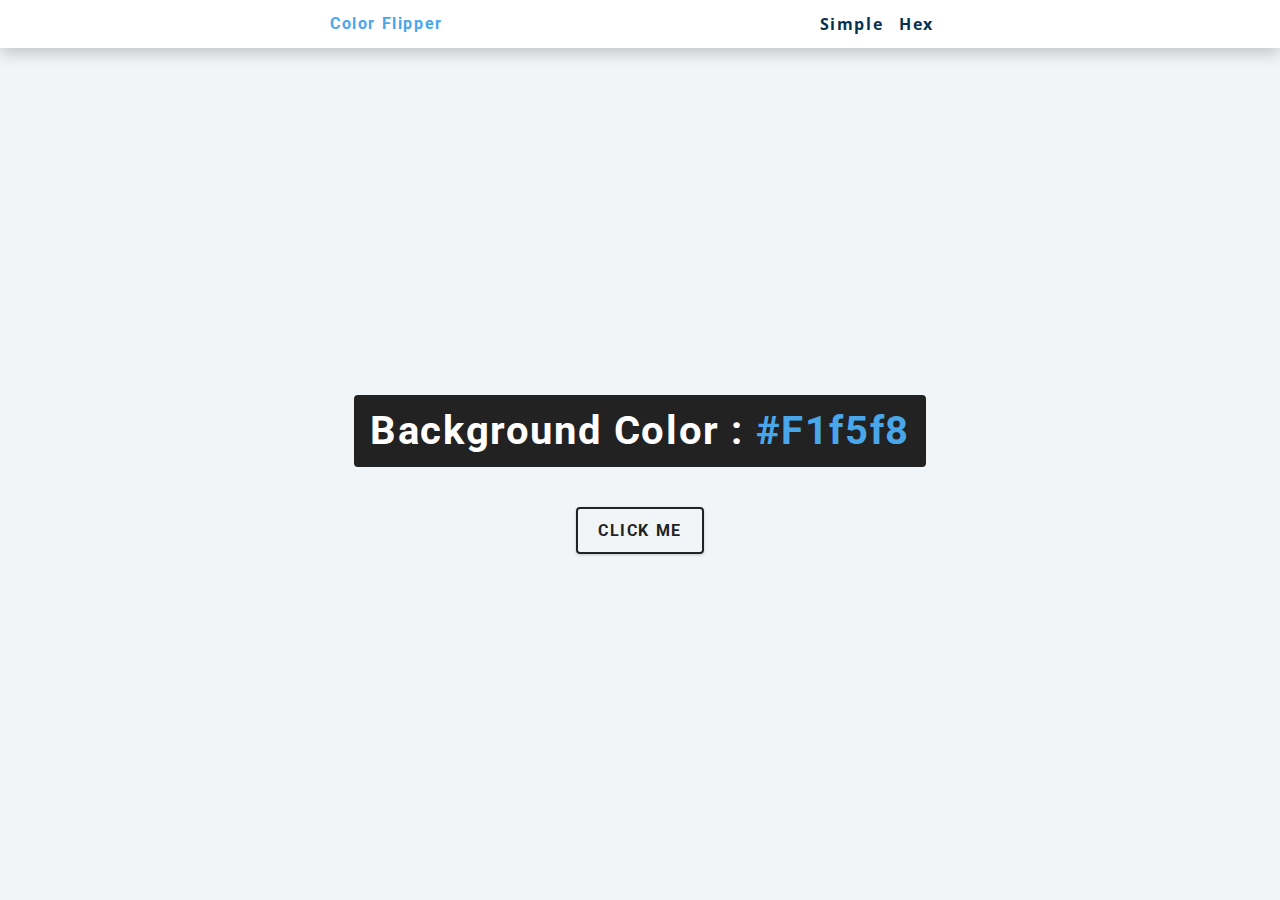
<file: 01-color-flipper/final/index.html>
<!DOCTYPE html>
<html lang="en">
  <head>
    <meta charset="UTF-8" />
    <meta name="viewport" content="width=device-width, initial-scale=1.0" />
    <title>Color Flipper || Simple</title>

    <!-- styles -->
    <link rel="stylesheet" href="styles.css" />
  </head>
  <body>
    <nav>
      <div class="nav-center">
        <h4>color flipper</h4>
        <ul class="nav-links">
          <li><a href="index.html">simple</a></li>
          <li><a href="hex.html">hex</a></li>
        </ul>
      </div>
    </nav>
    <main>
      <div class="container">
        <h2>background color : <span class="color">#f1f5f8</span></h2>
        <button class="btn btn-hero" id="btn">click me</button>
      </div>
    </main>
    <!-- javascript -->
    <script src="app.js"></script>
  </body>
</html>
</file>
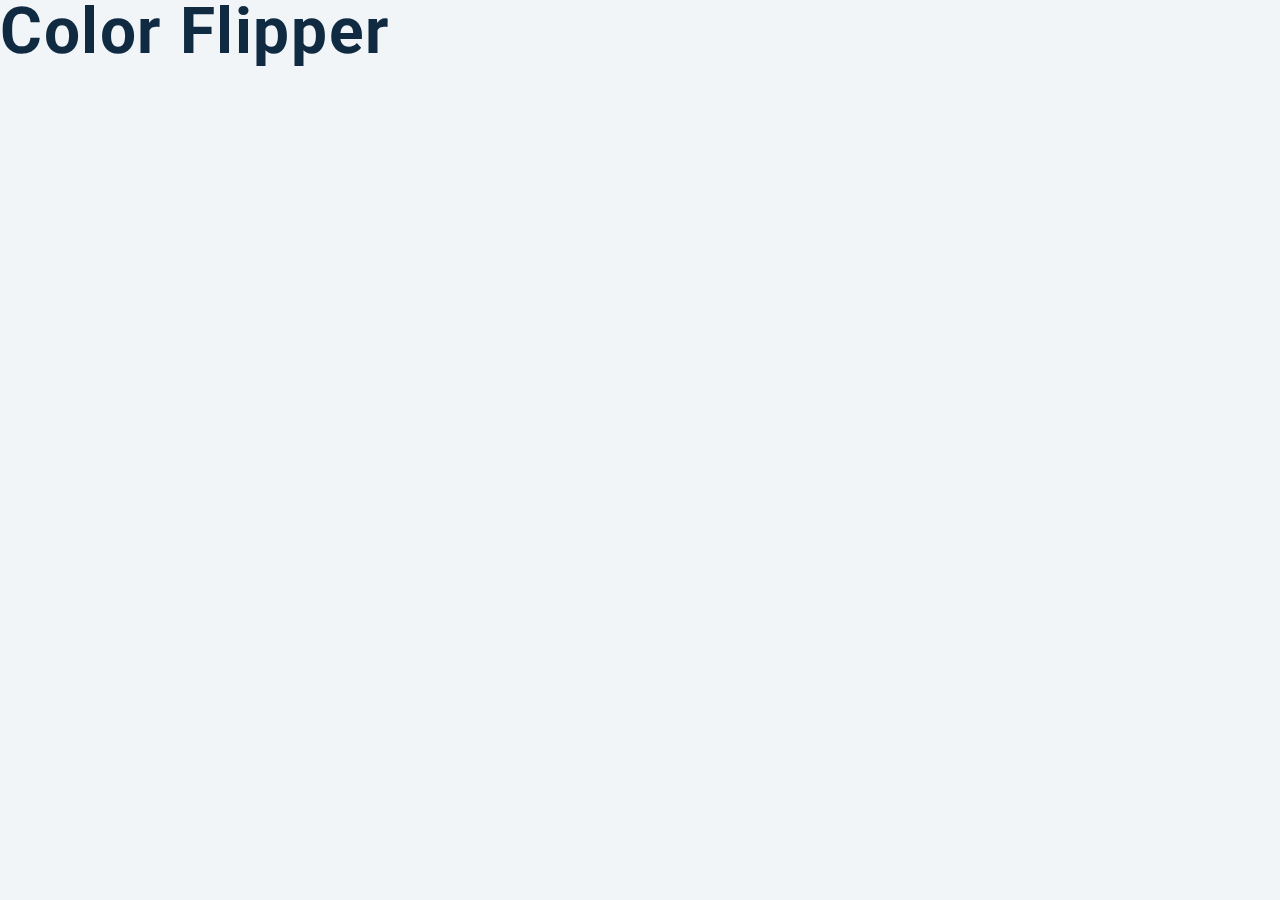
<file: 01-color-flipper/setup/index.html>
<!DOCTYPE html>
<html lang="en">
  <head>
    <meta charset="UTF-8" />
    <meta name="viewport" content="width=device-width, initial-scale=1.0" />
    <title>Color Flipper || Simple</title>

    <!-- styles -->
    <link rel="stylesheet" href="styles.css" />
  </head>
  <body>
    <h1>color flipper</h1>
    <!-- javascript -->
    <script src="app.js"></script>
  </body>
</html>
</file>
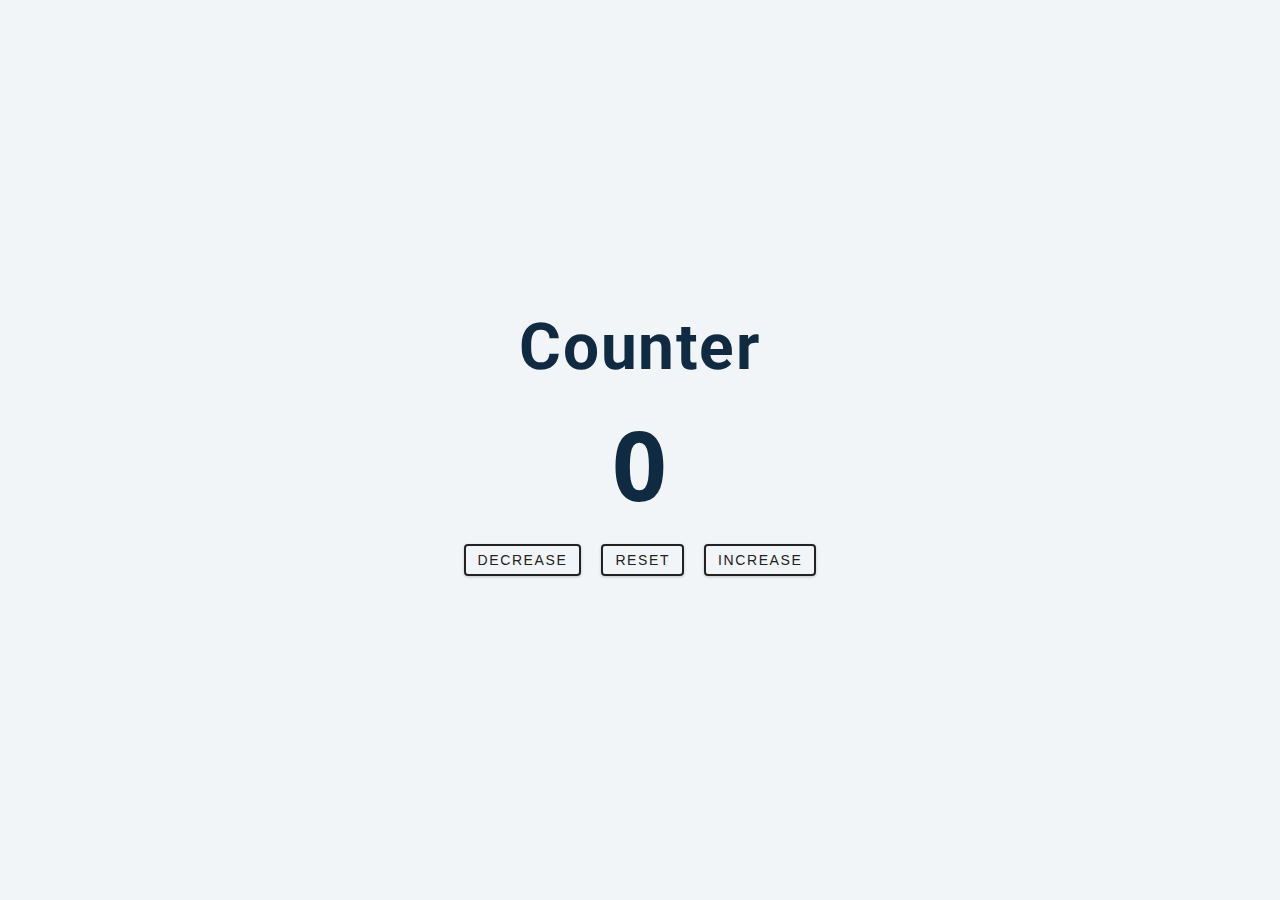
<file: 02-counter/final/index.html>
<!DOCTYPE html>
<html lang="en">
  <head>
    <meta charset="UTF-8" />
    <meta name="viewport" content="width=device-width, initial-scale=1.0" />
    <title>Counter</title>

    <!-- styles -->
    <link rel="stylesheet" href="styles.css" />
  </head>
  <body>
    <main>
      <div class="container">
        <h1>counter</h1>
        <span id="value">0</span>
        <div class="button-container">
          <button class="btn decrease">decrease</button>
          <button class="btn reset">reset</button>
          <button class="btn increase">increase</button>
        </div>
      </div>
    </main>
    <!-- javascript -->
    <script src="app.js"></script>
  </body>
</html>
</file>
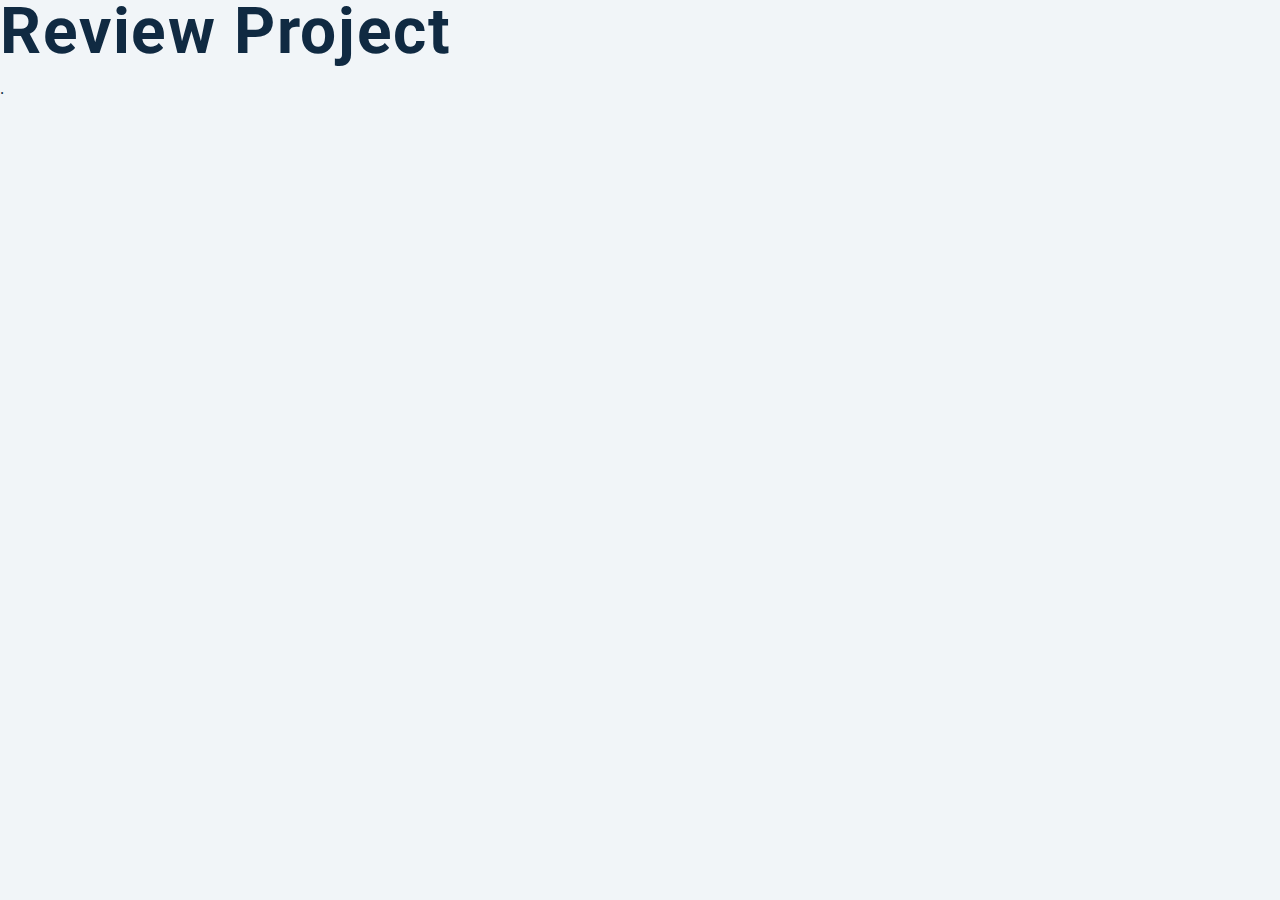
<file: 03-reviews/setup/index.html>
<!DOCTYPE html>
<html lang="en">
  <head>
    <meta charset="UTF-8" />
    <meta name="viewport" content="width=device-width, initial-scale=1.0" />
    <title>Starter</title>
    <!-- font-awesome -->
    <link
      rel="stylesheet"
      href="https://cdnjs.cloudflare.com/ajax/libs/font-awesome/5.14.0/css/all.min.css"
    />

    <!-- styles -->
    <link rel="stylesheet" href="styles.css" />
  </head>
  <body>
    <h1>review project</h1>
    .
    <!-- javascript -->
    <script src="app.js"></script>
  </body>
</html>
</file>
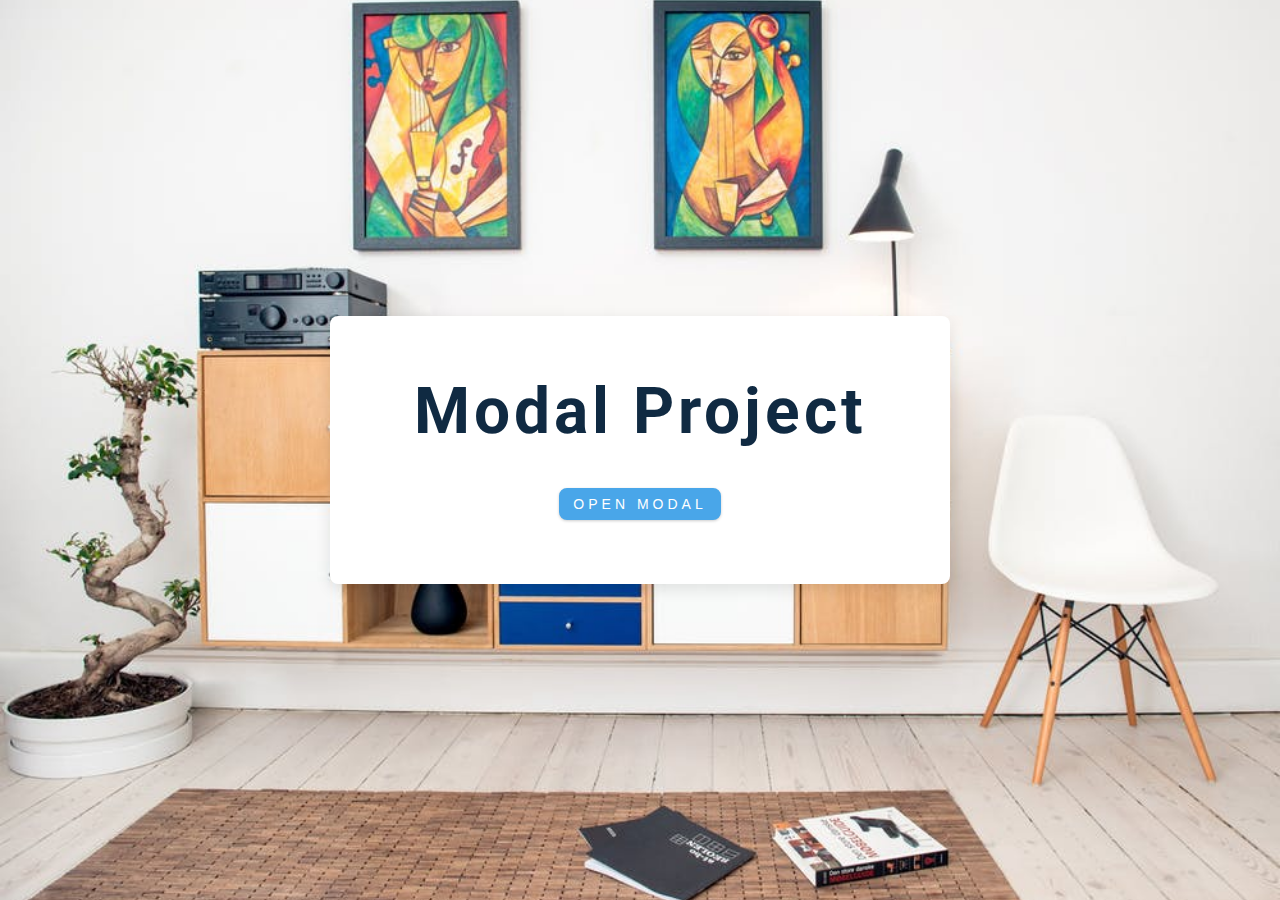
<file: 06-modal/final/index.html>
<!DOCTYPE html>
<html lang="en">
  <head>
    <meta charset="UTF-8" />
    <meta name="viewport" content="width=device-width, initial-scale=1.0" />
    <title>Modal</title>
    <!-- font-awesome -->
    <link
      rel="stylesheet"
      href="https://cdnjs.cloudflare.com/ajax/libs/font-awesome/5.14.0/css/all.min.css"
    />
    <!-- styles -->
    <link rel="stylesheet" href="styles.css" />
  </head>
  <body class="body">
    <!-- hero -->
    <header class="hero">
      <div class="banner">
        <h1>modal project</h1>
        <button class="btn modal-btn">
          open modal
        </button>
      </div>
    </header>
    <!-- modal -->
    <!-- <div class="modal-overlay">
      <div class="modal-container">
        <h3>modal content</h3>
        <button class="close-btn"><i class="fas fa-times"></i></button>
      </div>
    </div> -->
    <!-- javascript -->
    <script src="app.js"></script>
  </body>
</html>
</file>
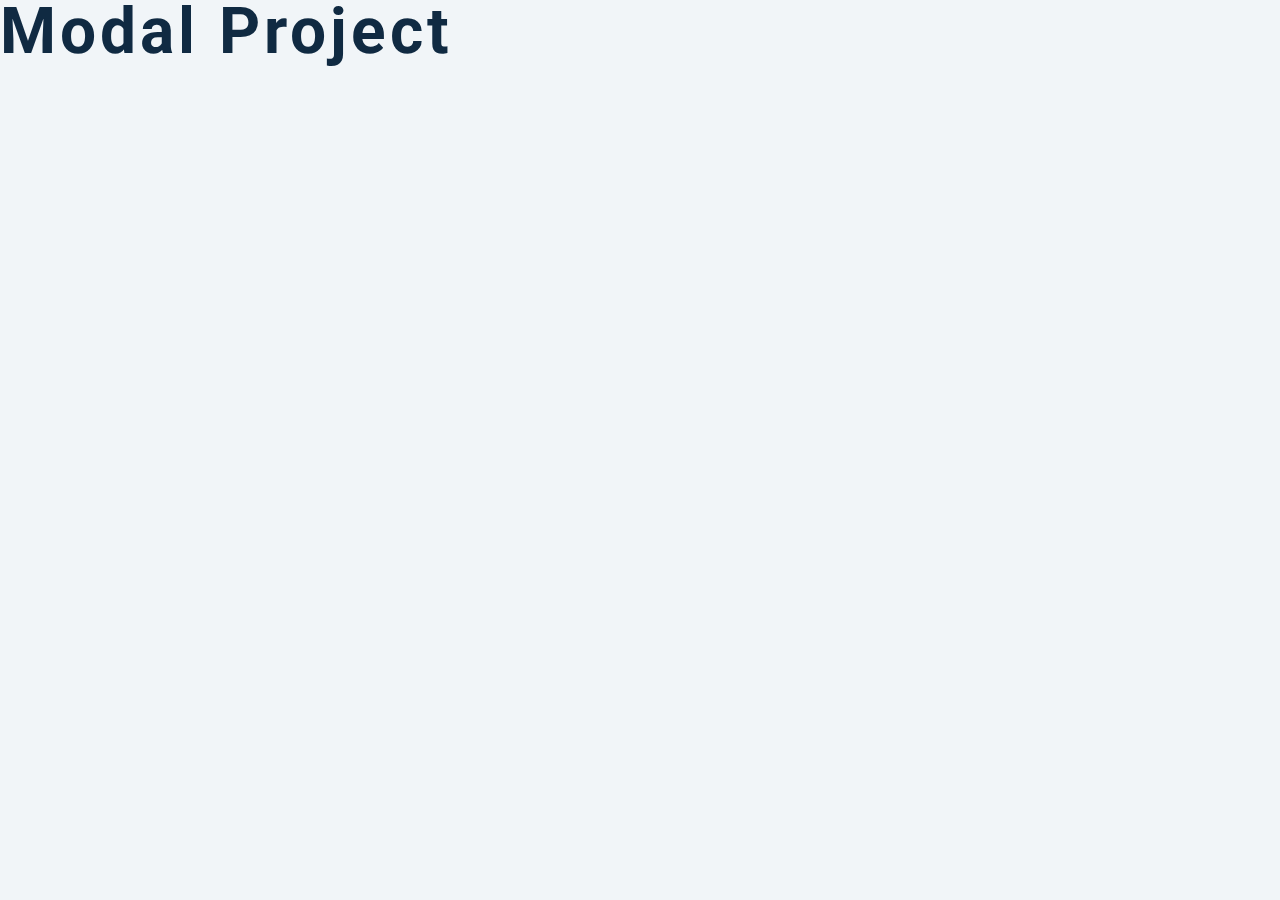
<file: 06-modal/setup/index.html>
<!DOCTYPE html>
<html lang="en">
  <head>
    <meta charset="UTF-8" />
    <meta name="viewport" content="width=device-width, initial-scale=1.0" />
    <title>Modal</title>
    <!-- font-awesome -->
    <link
      rel="stylesheet"
      href="https://cdnjs.cloudflare.com/ajax/libs/font-awesome/5.14.0/css/all.min.css"
    />
    <!-- styles -->
    <link rel="stylesheet" href="styles.css" />
  </head>
  <body>
    <h1>modal project</h1>
    <!-- javascript -->
    <script src="app.js"></script>
  </body>
</html>
</file>
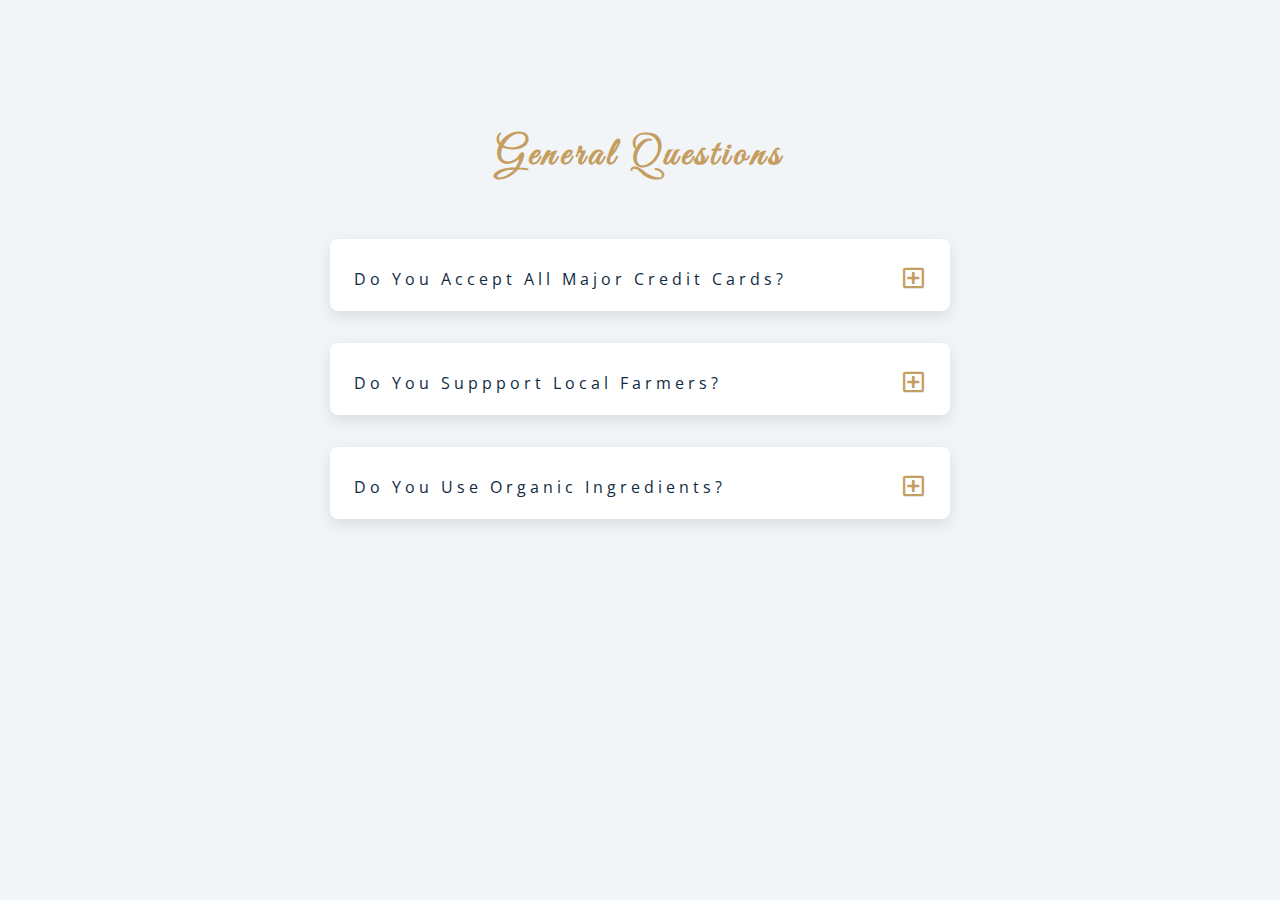
<file: 07-questions/final/index.html>
<!DOCTYPE html>
<html lang="en">
  <head>
    <meta charset="UTF-8" />
    <meta name="viewport" content="width=device-width, initial-scale=1.0" />
    <title>Q & A</title>
    <!-- font-awesome -->
    <link rel="stylesheet" href="https://cdnjs.cloudflare.com/ajax/libs/font-awesome/5.14.0/css/all.min.css" />
    <!-- extra fonts -->
    <link
      href="https://fonts.googleapis.com/css?family=Great+Vibes&display=swap"
      rel="stylesheet"
    />
    <!-- styles -->
    <link rel="stylesheet" href="styles.css" />
  </head>
  <body>
      <section class="questions">
        <!-- title -->
        <div class="title">
          <h2>general questions</h2>
        </div>
        <!-- questions -->
        <div class="section-center">
          <!-- single question -->
          <article class="question">
            <!-- question title -->
            <div class="question-title">
              <p>do you accept all major credit cards?</p>
              <button type="button" class="question-btn">
                <span class="plus-icon">
                  <i class="far fa-plus-square"></i>
                </span>
                <span class="minus-icon">
                  <i class="far fa-minus-square"></i>
                </span>
              </button>
            </div>
            <!-- question text -->
            <div class="question-text">
              <p>
                Lorem ipsum dolor sit amet, consectetur adipisicing elit. Est
                dolore illo dolores quia nemo doloribus quaerat, magni numquam
                repellat reprehenderit.
              </p>
            </div>
          </article>
          <!-- end of single question -->
          <!-- single question -->
          <article class="question">
            <!-- question title -->
            <div class="question-title">
              <p>do you suppport local farmers?</p>
              <button type="button" class="question-btn">
                <span class="plus-icon">
                  <i class="far fa-plus-square"></i>
                </span>
                <span class="minus-icon">
                  <i class="far fa-minus-square"></i>
                </span>
              </button>
            </div>
            <!-- question text -->
            <div class="question-text">
              <p>
                Lorem ipsum dolor sit amet, consectetur adipisicing elit. Est
                dolore illo dolores quia nemo doloribus quaerat, magni numquam
                repellat reprehenderit.
              </p>
            </div>
          </article>
          <!-- end of single question -->
          <!-- single question -->
          <article class="question">
            <!-- question title -->
            <div class="question-title">
              <p>do you use organic ingredients?</p>
              <!-- button -->
              <button type="button" class="question-btn">
                <span class="plus-icon">
                  <i class="far fa-plus-square"></i>
                </span>
                <span class="minus-icon">
                  <i class="far fa-minus-square"></i>
                </span>
              </button>
            </div>
            <!-- question text -->
            <div class="question-text">
              <p>
                Lorem ipsum dolor sit amet, consectetur adipisicing elit. Est
                dolore illo dolores quia nemo doloribus quaerat, magni numquam
                repellat reprehenderit.
              </p>
            </div>
          </article>
          <!-- end of single question -->
      </section>
    </main>
    <!-- javascript -->
    <script src="app.js"></script>
  </body>
</html>
</file>
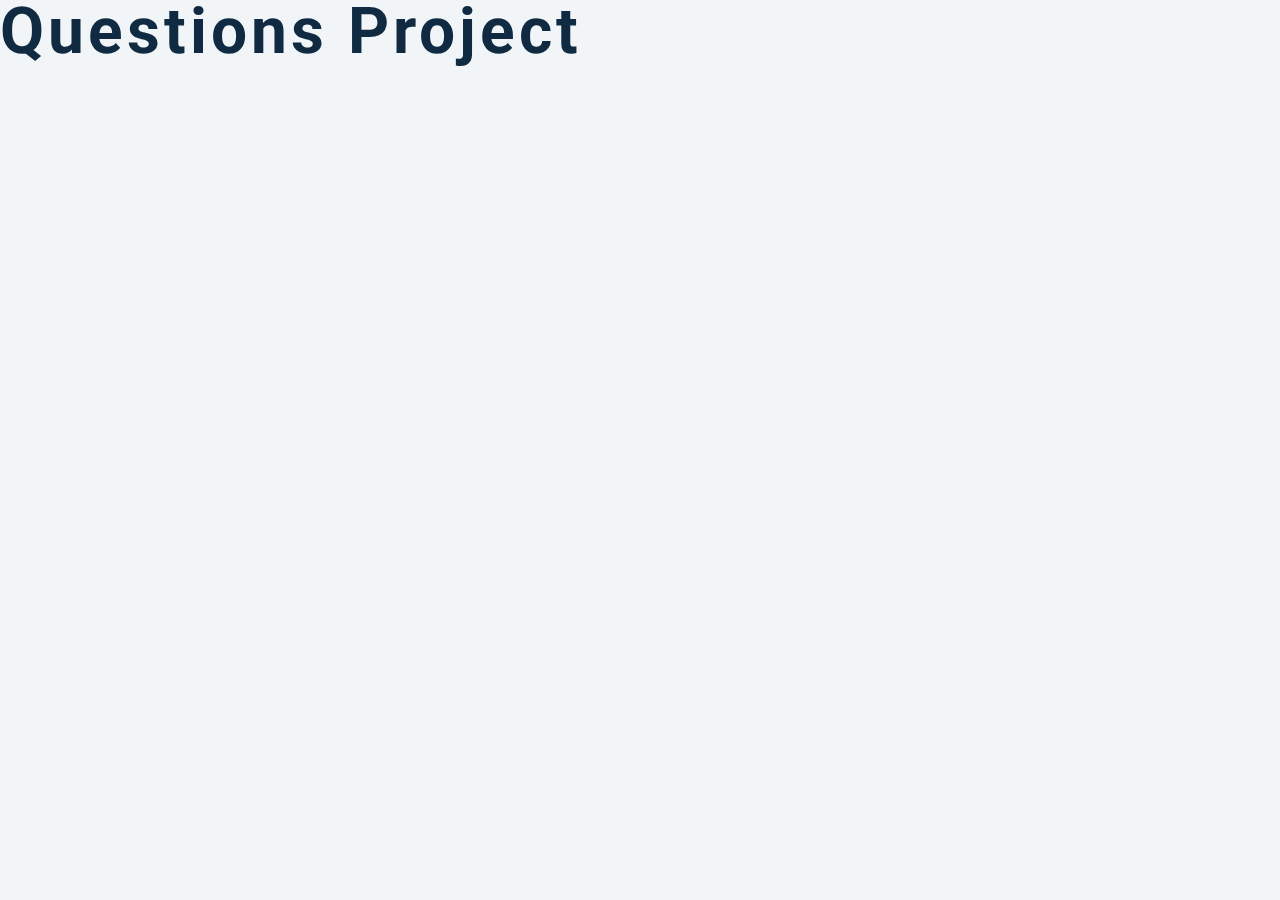
<file: 07-questions/setup/index.html>
<!DOCTYPE html>
<html lang="en">
  <head>
    <meta charset="UTF-8" />
    <meta name="viewport" content="width=device-width, initial-scale=1.0" />
    <title>Q & A</title>
    <!-- font-awesome -->
    <link
      rel="stylesheet"
      href="https://cdnjs.cloudflare.com/ajax/libs/font-awesome/5.14.0/css/all.min.css"
    />
    <!-- extra fonts -->
    <link
      href="https://fonts.googleapis.com/css?family=Great+Vibes&display=swap"
      rel="stylesheet"
    />
    <!-- styles -->
    <link rel="stylesheet" href="styles.css" />
  </head>
  <body>
    <h1>questions project</h1>
    <!-- javascript -->
    <script src="app.js"></script>
  </body>
</html>
</file>
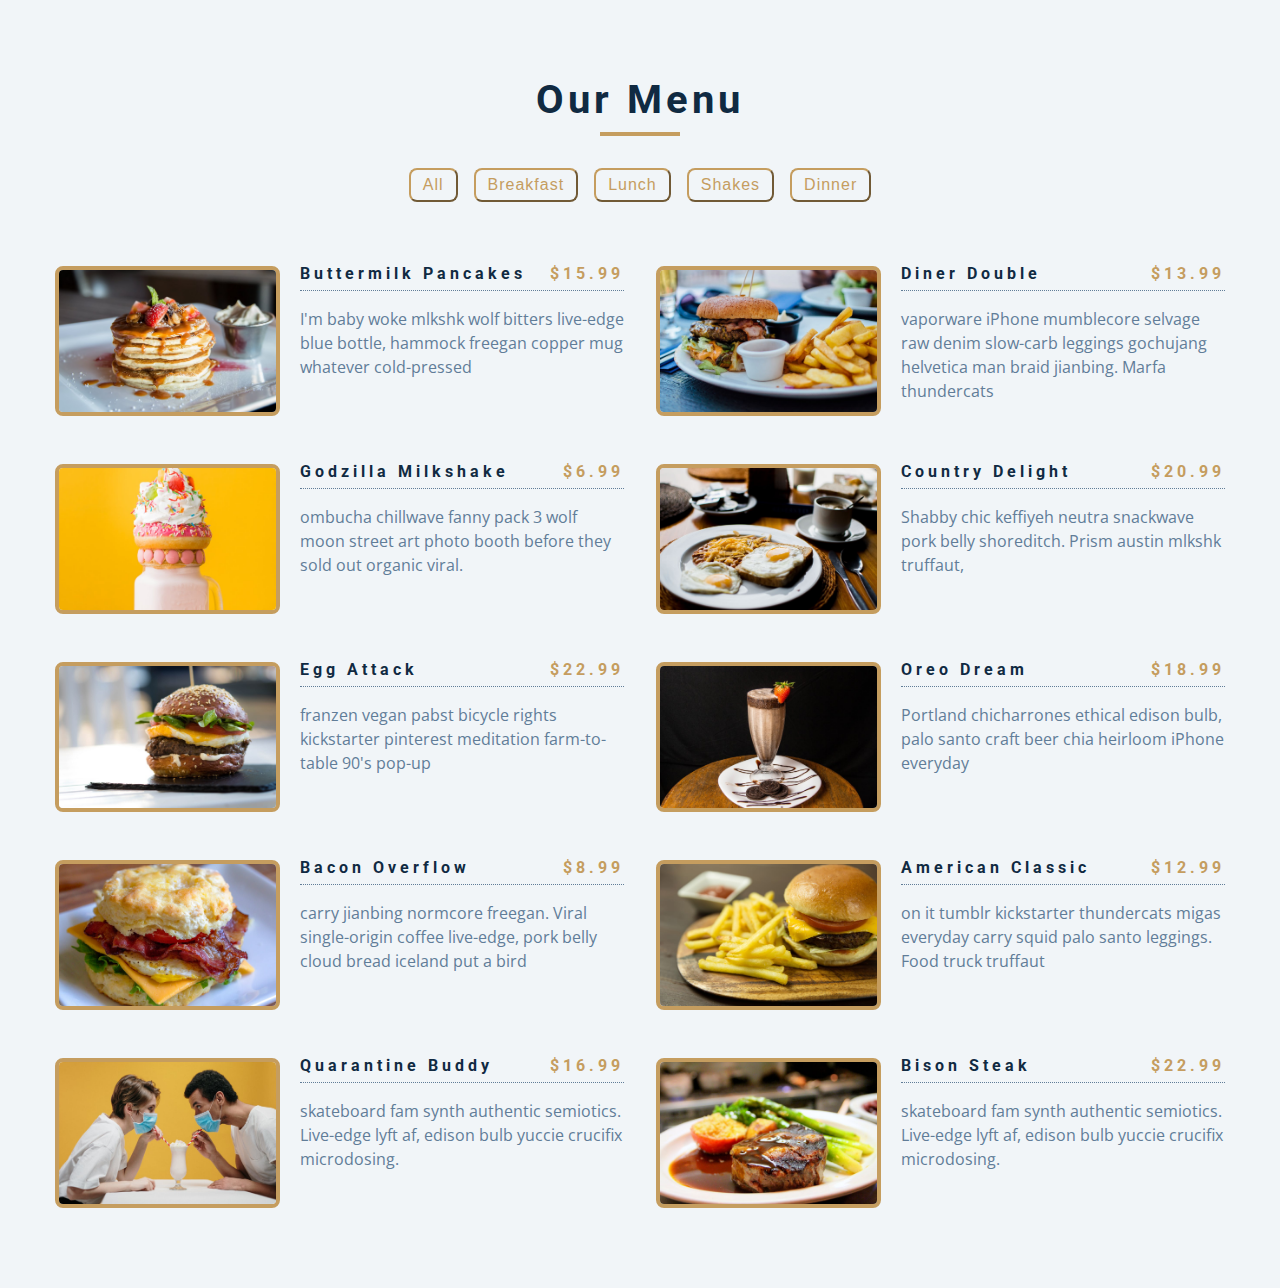
<file: 08-menu/final/index.html>
<!DOCTYPE html>
<html lang="en">
  <head>
    <meta charset="UTF-8" />
    <meta name="viewport" content="width=device-width, initial-scale=1.0" />
    <title>Menu</title>
    <!-- font-awesome -->
    <link
      rel="stylesheet"
      href="https://cdnjs.cloudflare.com/ajax/libs/font-awesome/5.14.0/css/all.min.css"
    />
    <!-- styles -->
    <link rel="stylesheet" href="styles.css" />
  </head>
  <body>
    <section class="menu">
      <!-- title -->
      <div class="title">
        <h2>our menu</h2>
        <div class="underline"></div>
      </div>
      <!-- filter buttons -->
      <div class="btn-container">
        <!-- <button type="button" class="filter-btn" data-id="all">all</button>
        <button type="button" class="filter-btn" data-id="breakfast">
          breakfast
        </button>
        <button type="button" class="filter-btn" data-id="lunch">lunch</button>
        <button type="button" class="filter-btn" data-id="shakes">
          shakes
        </button> -->
      </div>
      <!-- menu items -->
      <div class="section-center">
        <!-- single item -->
        <article class="menu-item">
          <img src="./menu-item.jpeg" alt="menu item" class="photo" />
          <div class="item-info">
            <header>
              <h4>buttermilk pancakes</h4>
              <h4 class="price">$15</h4>
            </header>
            <p class="item-text">
              Lorem ipsum dolor sit amet consectetur adipisicing elit.
              Repudiandae, sint quam. Et reprehenderit fugiat nesciunt inventore
              laboriosam excepturi! Quo, officia.
            </p>
          </div>
        </article>
        <!-- end of single item -->
        <!-- single item -->
        <article class="menu-item">
          <img src="./menu-item.jpeg" alt="menu item" class="photo" />
          <div class="item-info">
            <header>
              <h4>buttermilk pancakes</h4>
              <h4 class="price">$15</h4>
            </header>
            <p class="item-text">
              Lorem ipsum dolor sit amet consectetur adipisicing elit.
              Repudiandae, sint quam. Et reprehenderit fugiat nesciunt inventore
              laboriosam excepturi! Quo, officia.
            </p>
          </div>
        </article>
        <!-- end of single item -->
        <!-- single item -->
        <article class="menu-item">
          <img src="./menu-item.jpeg" alt="menu item" class="photo" />
          <div class="item-info">
            <header>
              <h4>buttermilk pancakes</h4>
              <h4 class="price">$15</h4>
            </header>
            <p class="item-text">
              Lorem ipsum dolor sit amet consectetur adipisicing elit.
              Repudiandae, sint quam. Et reprehenderit fugiat nesciunt inventore
              laboriosam excepturi! Quo, officia.
            </p>
          </div>
        </article>
        <!-- end of single item -->
      </div>
    </section>
    <!-- javascript -->
    <script src="app.js"></script>
  </body>
</html>
</file>
<file: 01-color-flipper/final/styles.css>
/*
=============== 
Fonts
===============
*/
@import url("https://fonts.googleapis.com/css?family=Open+Sans|Roboto:400,700&display=swap");

/*
=============== 
Variables
===============
*/

:root {
  /* dark shades of primary color*/
  --clr-primary-1: hsl(205, 86%, 17%);
  --clr-primary-2: hsl(205, 77%, 27%);
  --clr-primary-3: hsl(205, 72%, 37%);
  --clr-primary-4: hsl(205, 63%, 48%);
  /* primary/main color */
  --clr-primary-5: hsl(205, 78%, 60%);
  /* lighter shades of primary color */
  --clr-primary-6: hsl(205, 89%, 70%);
  --clr-primary-7: hsl(205, 90%, 76%);
  --clr-primary-8: hsl(205, 86%, 81%);
  --clr-primary-9: hsl(205, 90%, 88%);
  --clr-primary-10: hsl(205, 100%, 96%);
  /* darkest grey - used for headings */
  --clr-grey-1: hsl(209, 61%, 16%);
  --clr-grey-2: hsl(211, 39%, 23%);
  --clr-grey-3: hsl(209, 34%, 30%);
  --clr-grey-4: hsl(209, 28%, 39%);
  /* grey used for paragraphs */
  --clr-grey-5: hsl(210, 22%, 49%);
  --clr-grey-6: hsl(209, 23%, 60%);
  --clr-grey-7: hsl(211, 27%, 70%);
  --clr-grey-8: hsl(210, 31%, 80%);
  --clr-grey-9: hsl(212, 33%, 89%);
  --clr-grey-10: hsl(210, 36%, 96%);
  --clr-white: #fff;
  --clr-red-dark: hsl(360, 67%, 44%);
  --clr-red-light: hsl(360, 71%, 66%);
  --clr-green-dark: hsl(125, 67%, 44%);
  --clr-green-light: hsl(125, 71%, 66%);
  --clr-black: #222;
  --ff-primary: "Roboto", sans-serif;
  --ff-secondary: "Open Sans", sans-serif;
  --transition: all 0.3s linear;
  --spacing: 0.1rem;
  --radius: 0.25rem;
  --light-shadow: 0 5px 15px rgba(0, 0, 0, 0.1);
  --dark-shadow: 0 5px 15px rgba(0, 0, 0, 0.2);
  --max-width: 1170px;
  --fixed-width: 620px;
}
/*
=============== 
Global Styles
===============
*/

*,
::after,
::before {
  margin: 0;
  padding: 0;
  box-sizing: border-box;
}
body {
  font-family: var(--ff-secondary);
  background: var(--clr-grey-10);
  color: var(--clr-grey-1);
  line-height: 1.5;
  font-size: 0.875rem;
}
ul {
  list-style-type: none;
}
a {
  text-decoration: none;
}
h1,
h2,
h3,
h4 {
  letter-spacing: var(--spacing);
  text-transform: capitalize;
  line-height: 1.25;
  margin-bottom: 0.75rem;
  font-family: var(--ff-primary);
}
h1 {
  font-size: 3rem;
}
h2 {
  font-size: 2rem;
}
h3 {
  font-size: 1.25rem;
}
h4 {
  font-size: 0.875rem;
}
p {
  margin-bottom: 1.25rem;
  color: var(--clr-grey-5);
}
@media screen and (min-width: 800px) {
  h1 {
    font-size: 4rem;
  }
  h2 {
    font-size: 2.5rem;
  }
  h3 {
    font-size: 1.75rem;
  }
  h4 {
    font-size: 1rem;
  }
  body {
    font-size: 1rem;
  }
  h1,
  h2,
  h3,
  h4 {
    line-height: 1;
  }
}
/*  global classes */

/* section */
.section {
  padding: 5rem 0;
}

.section-center {
  width: 90vw;
  margin: 0 auto;
  max-width: 1170px;
}
@media screen and (min-width: 992px) {
  .section-center {
    width: 95vw;
  }
}
main {
  min-height: 100vh;
  display: grid;
  place-items: center;
}

/*
=============== 
Nav
===============
*/
nav {
  background: var(--clr-white);
  height: 3rem;
  display: grid;
  align-items: center;
  box-shadow: var(--dark-shadow);
}
.nav-center {
  width: 90vw;
  max-width: var(--fixed-width);
  margin: 0 auto;
  display: flex;
  align-items: center;
  justify-content: space-between;
}
.nav-center h4 {
  margin-bottom: 0;
  color: var(--clr-primary-5);
}
.nav-links {
  display: flex;
}
nav a {
  text-transform: capitalize;
  font-weight: 700;
  font-size: 1rem;
  color: var(--clr-primary-1);
  letter-spacing: var(--spacing);
  margin-right: 1rem;
}
nav a:hover {
  color: var(--clr-primary-5);
}
/*
=============== 
Container
===============
*/
main {
  min-height: calc(100vh - 3rem);
  display: grid;
  place-items: center;
}
.container {
  text-align: center;
}
.container h2 {
  background: var(--clr-black);
  color: var(--clr-white);
  padding: 1rem;
  border-radius: var(--radius);
  margin-bottom: 2.5rem;
}
.color {
  color: var(--clr-primary-5);
}
.btn-hero {
  font-family: var(--ff-primary);
  text-transform: uppercase;
  background: transparent;
  color: var(--clr-black);
  letter-spacing: var(--spacing);
  display: inline-block;
  font-weight: 700;
  transition: var(--transition);
  border: 2px solid var(--clr-black);
  cursor: pointer;
  box-shadow: 0 1px 3px rgba(0, 0, 0, 0.2);
  border-radius: var(--radius);
  font-size: 1rem;
  padding: 0.75rem 1.25rem;
}
.btn-hero:hover {
  color: var(--clr-white);
  background: var(--clr-black);
}
</file>
<file: 01-color-flipper/setup/styles.css>
/*
=============== 
Fonts
===============
*/
@import url("https://fonts.googleapis.com/css?family=Open+Sans|Roboto:400,700&display=swap");

/*
=============== 
Variables
===============
*/

:root {
  /* dark shades of primary color*/
  --clr-primary-1: hsl(205, 86%, 17%);
  --clr-primary-2: hsl(205, 77%, 27%);
  --clr-primary-3: hsl(205, 72%, 37%);
  --clr-primary-4: hsl(205, 63%, 48%);
  /* primary/main color */
  --clr-primary-5: hsl(205, 78%, 60%);
  /* lighter shades of primary color */
  --clr-primary-6: hsl(205, 89%, 70%);
  --clr-primary-7: hsl(205, 90%, 76%);
  --clr-primary-8: hsl(205, 86%, 81%);
  --clr-primary-9: hsl(205, 90%, 88%);
  --clr-primary-10: hsl(205, 100%, 96%);
  /* darkest grey - used for headings */
  --clr-grey-1: hsl(209, 61%, 16%);
  --clr-grey-2: hsl(211, 39%, 23%);
  --clr-grey-3: hsl(209, 34%, 30%);
  --clr-grey-4: hsl(209, 28%, 39%);
  /* grey used for paragraphs */
  --clr-grey-5: hsl(210, 22%, 49%);
  --clr-grey-6: hsl(209, 23%, 60%);
  --clr-grey-7: hsl(211, 27%, 70%);
  --clr-grey-8: hsl(210, 31%, 80%);
  --clr-grey-9: hsl(212, 33%, 89%);
  --clr-grey-10: hsl(210, 36%, 96%);
  --clr-white: #fff;
  --clr-red-dark: hsl(360, 67%, 44%);
  --clr-red-light: hsl(360, 71%, 66%);
  --clr-green-dark: hsl(125, 67%, 44%);
  --clr-green-light: hsl(125, 71%, 66%);
  --clr-black: #222;
  --ff-primary: "Roboto", sans-serif;
  --ff-secondary: "Open Sans", sans-serif;
  --transition: all 0.3s linear;
  --spacing: 0.1rem;
  --radius: 0.25rem;
  --light-shadow: 0 5px 15px rgba(0, 0, 0, 0.1);
  --dark-shadow: 0 5px 15px rgba(0, 0, 0, 0.2);
  --max-width: 1170px;
  --fixed-width: 620px;
}
/*
=============== 
Global Styles
===============
*/

*,
::after,
::before {
  margin: 0;
  padding: 0;
  box-sizing: border-box;
}
body {
  font-family: var(--ff-secondary);
  background: var(--clr-grey-10);
  color: var(--clr-grey-1);
  line-height: 1.5;
  font-size: 0.875rem;
}
ul {
  list-style-type: none;
}
a {
  text-decoration: none;
}
h1,
h2,
h3,
h4 {
  letter-spacing: var(--spacing);
  text-transform: capitalize;
  line-height: 1.25;
  margin-bottom: 0.75rem;
  font-family: var(--ff-primary);
}
h1 {
  font-size: 3rem;
}
h2 {
  font-size: 2rem;
}
h3 {
  font-size: 1.25rem;
}
h4 {
  font-size: 0.875rem;
}
p {
  margin-bottom: 1.25rem;
  color: var(--clr-grey-5);
}
@media screen and (min-width: 800px) {
  h1 {
    font-size: 4rem;
  }
  h2 {
    font-size: 2.5rem;
  }
  h3 {
    font-size: 1.75rem;
  }
  h4 {
    font-size: 1rem;
  }
  body {
    font-size: 1rem;
  }
  h1,
  h2,
  h3,
  h4 {
    line-height: 1;
  }
}
/*  global classes */

/* section */
.section {
  padding: 5rem 0;
}

.section-center {
  width: 90vw;
  margin: 0 auto;
  max-width: 1170px;
}
@media screen and (min-width: 992px) {
  .section-center {
    width: 95vw;
  }
}
main {
  min-height: 100vh;
  display: grid;
  place-items: center;
}

/*
=============== 
Nav
===============
*/
nav {
  background: var(--clr-white);
  height: 3rem;
  display: grid;
  align-items: center;
  box-shadow: var(--dark-shadow);
}
.nav-center {
  width: 90vw;
  max-width: var(--fixed-width);
  margin: 0 auto;
  display: flex;
  align-items: center;
  justify-content: space-between;
}
.nav-center h4 {
  margin-bottom: 0;
  color: var(--clr-primary-5);
}
.nav-links {
  display: flex;
}
nav a {
  text-transform: capitalize;
  font-weight: 700;
  font-size: 1rem;
  color: var(--clr-primary-1);
  letter-spacing: var(--spacing);
  margin-right: 1rem;
}
nav a:hover {
  color: var(--clr-primary-5);
}
/*
=============== 
Container
===============
*/
main {
  min-height: calc(100vh - 3rem);
  display: grid;
  place-items: center;
}
.container {
  text-align: center;
}
.container h2 {
  background: var(--clr-black);
  color: var(--clr-white);
  padding: 1rem;
  border-radius: var(--radius);
  margin-bottom: 2.5rem;
}
.color {
  color: var(--clr-primary-5);
}
.btn-hero {
  font-family: var(--ff-primary);
  text-transform: uppercase;
  background: transparent;
  color: var(--clr-black);
  letter-spacing: var(--spacing);
  display: inline-block;
  font-weight: 700;
  transition: var(--transition);
  border: 2px solid var(--clr-black);
  cursor: pointer;
  box-shadow: 0 1px 3px rgba(0, 0, 0, 0.2);
  border-radius: var(--radius);
  font-size: 1rem;
  padding: 0.75rem 1.25rem;
}
.btn-hero:hover {
  color: var(--clr-white);
  background: var(--clr-black);
}
</file>
<file: 02-counter/final/styles.css>
/*
=============== 
Fonts
===============
*/
@import url("https://fonts.googleapis.com/css?family=Open+Sans|Roboto:400,700&display=swap");

/*
=============== 
Variables
===============
*/

:root {
  /* dark shades of primary color*/
  --clr-primary-1: hsl(205, 86%, 17%);
  --clr-primary-2: hsl(205, 77%, 27%);
  --clr-primary-3: hsl(205, 72%, 37%);
  --clr-primary-4: hsl(205, 63%, 48%);
  /* primary/main color */
  --clr-primary-5: hsl(205, 78%, 60%);
  /* lighter shades of primary color */
  --clr-primary-6: hsl(205, 89%, 70%);
  --clr-primary-7: hsl(205, 90%, 76%);
  --clr-primary-8: hsl(205, 86%, 81%);
  --clr-primary-9: hsl(205, 90%, 88%);
  --clr-primary-10: hsl(205, 100%, 96%);
  /* darkest grey - used for headings */
  --clr-grey-1: hsl(209, 61%, 16%);
  --clr-grey-2: hsl(211, 39%, 23%);
  --clr-grey-3: hsl(209, 34%, 30%);
  --clr-grey-4: hsl(209, 28%, 39%);
  /* grey used for paragraphs */
  --clr-grey-5: hsl(210, 22%, 49%);
  --clr-grey-6: hsl(209, 23%, 60%);
  --clr-grey-7: hsl(211, 27%, 70%);
  --clr-grey-8: hsl(210, 31%, 80%);
  --clr-grey-9: hsl(212, 33%, 89%);
  --clr-grey-10: hsl(210, 36%, 96%);
  --clr-white: #fff;
  --clr-red-dark: hsl(360, 67%, 44%);
  --clr-red-light: hsl(360, 71%, 66%);
  --clr-green-dark: hsl(125, 67%, 44%);
  --clr-green-light: hsl(125, 71%, 66%);
  --clr-black: #222;
  --ff-primary: "Roboto", sans-serif;
  --ff-secondary: "Open Sans", sans-serif;
  --transition: all 0.3s linear;
  --spacing: 0.1rem;
  --radius: 0.25rem;
  --light-shadow: 0 5px 15px rgba(0, 0, 0, 0.1);
  --dark-shadow: 0 5px 15px rgba(0, 0, 0, 0.2);
  --max-width: 1170px;
  --fixed-width: 620px;
}
/*
=============== 
Global Styles
===============
*/

*,
::after,
::before {
  margin: 0;
  padding: 0;
  box-sizing: border-box;
}
body {
  font-family: var(--ff-secondary);
  background: var(--clr-grey-10);
  color: var(--clr-grey-1);
  line-height: 1.5;
  font-size: 0.875rem;
}
ul {
  list-style-type: none;
}
a {
  text-decoration: none;
}
h1,
h2,
h3,
h4 {
  letter-spacing: var(--spacing);
  text-transform: capitalize;
  line-height: 1.25;
  margin-bottom: 0.75rem;
  font-family: var(--ff-primary);
}
h1 {
  font-size: 3rem;
}
h2 {
  font-size: 2rem;
}
h3 {
  font-size: 1.25rem;
}
h4 {
  font-size: 0.875rem;
}
p {
  margin-bottom: 1.25rem;
  color: var(--clr-grey-5);
}
@media screen and (min-width: 800px) {
  h1 {
    font-size: 4rem;
  }
  h2 {
    font-size: 2.5rem;
  }
  h3 {
    font-size: 1.75rem;
  }
  h4 {
    font-size: 1rem;
  }
  body {
    font-size: 1rem;
  }
  h1,
  h2,
  h3,
  h4 {
    line-height: 1;
  }
}
/*  global classes */

/* section */
.section {
  padding: 5rem 0;
}

.section-center {
  width: 90vw;
  margin: 0 auto;
  max-width: 1170px;
}
@media screen and (min-width: 992px) {
  .section-center {
    width: 95vw;
  }
}
main {
  min-height: 100vh;
  display: grid;
  place-items: center;
}

/*
=============== 
Counter
===============
*/

main {
  min-height: 100vh;
  display: grid;
  place-items: center;
}
.container {
  text-align: center;
}
#value {
  font-size: 6rem;
  font-weight: bold;
}
.btn {
  text-transform: uppercase;
  background: transparent;
  color: var(--clr-black);
  padding: 0.375rem 0.75rem;
  letter-spacing: var(--spacing);
  display: inline-block;
  transition: var(--transition);
  font-size: 0.875rem;
  border: 2px solid var(--clr-black);
  cursor: pointer;
  box-shadow: 0 1px 3px rgba(0, 0, 0, 0.2);
  border-radius: var(--radius);
  margin: 0.5rem;
}
.btn:hover {
  color: var(--clr-white);
  background: var(--clr-black);
}
</file>
<file: 03-reviews/setup/styles.css>
/*
=============== 
Fonts
===============
*/
@import url("https://fonts.googleapis.com/css?family=Open+Sans|Roboto:400,700&display=swap");

/*
=============== 
Variables
===============
*/

:root {
  /* dark shades of primary color*/
  --clr-primary-1: hsl(205, 86%, 17%);
  --clr-primary-2: hsl(205, 77%, 27%);
  --clr-primary-3: hsl(205, 72%, 37%);
  --clr-primary-4: hsl(205, 63%, 48%);
  /* primary/main color */
  --clr-primary-5: hsl(205, 78%, 60%);
  /* lighter shades of primary color */
  --clr-primary-6: hsl(205, 89%, 70%);
  --clr-primary-7: hsl(205, 90%, 76%);
  --clr-primary-8: hsl(205, 86%, 81%);
  --clr-primary-9: hsl(205, 90%, 88%);
  --clr-primary-10: hsl(205, 100%, 96%);
  /* darkest grey - used for headings */
  --clr-grey-1: hsl(209, 61%, 16%);
  --clr-grey-2: hsl(211, 39%, 23%);
  --clr-grey-3: hsl(209, 34%, 30%);
  --clr-grey-4: hsl(209, 28%, 39%);
  /* grey used for paragraphs */
  --clr-grey-5: hsl(210, 22%, 49%);
  --clr-grey-6: hsl(209, 23%, 60%);
  --clr-grey-7: hsl(211, 27%, 70%);
  --clr-grey-8: hsl(210, 31%, 80%);
  --clr-grey-9: hsl(212, 33%, 89%);
  --clr-grey-10: hsl(210, 36%, 96%);
  --clr-white: #fff;
  --clr-red-dark: hsl(360, 67%, 44%);
  --clr-red-light: hsl(360, 71%, 66%);
  --clr-green-dark: hsl(125, 67%, 44%);
  --clr-green-light: hsl(125, 71%, 66%);
  --clr-black: #222;
  --ff-primary: "Roboto", sans-serif;
  --ff-secondary: "Open Sans", sans-serif;
  --transition: all 0.3s linear;
  --spacing: 0.1rem;
  --radius: 0.25rem;
  --light-shadow: 0 5px 15px rgba(0, 0, 0, 0.1);
  --dark-shadow: 0 5px 15px rgba(0, 0, 0, 0.2);
  --max-width: 1170px;
  --fixed-width: 620px;
}
/*
=============== 
Global Styles
===============
*/

*,
::after,
::before {
  margin: 0;
  padding: 0;
  box-sizing: border-box;
}
body {
  font-family: var(--ff-secondary);
  background: var(--clr-grey-10);
  color: var(--clr-grey-1);
  line-height: 1.5;
  font-size: 0.875rem;
}
ul {
  list-style-type: none;
}
a {
  text-decoration: none;
}
h1,
h2,
h3,
h4 {
  letter-spacing: var(--spacing);
  text-transform: capitalize;
  line-height: 1.25;
  margin-bottom: 0.75rem;
  font-family: var(--ff-primary);
}
h1 {
  font-size: 3rem;
}
h2 {
  font-size: 2rem;
}
h3 {
  font-size: 1.25rem;
}
h4 {
  font-size: 0.875rem;
}
p {
  margin-bottom: 1.25rem;
  color: var(--clr-grey-5);
}
@media screen and (min-width: 800px) {
  h1 {
    font-size: 4rem;
  }
  h2 {
    font-size: 2.5rem;
  }
  h3 {
    font-size: 1.75rem;
  }
  h4 {
    font-size: 1rem;
  }
  body {
    font-size: 1rem;
  }
  h1,
  h2,
  h3,
  h4 {
    line-height: 1;
  }
}
/*  global classes */

/* section */
.section {
  padding: 5rem 0;
}

.section-center {
  width: 90vw;
  margin: 0 auto;
  max-width: 1170px;
}
@media screen and (min-width: 992px) {
  .section-center {
    width: 95vw;
  }
}
main {
  min-height: 100vh;
  display: grid;
  place-items: center;
}

/*
=============== 
Reviews
===============
*/
main {
  min-height: 100vh;
  display: grid;
  place-items: center;
}
.title {
  text-align: center;
  margin-bottom: 4rem;
}
.underline {
  height: 0.25rem;
  width: 5rem;
  background: var(--clr-primary-5);
  margin-left: auto;
  margin-right: auto;
}
.container {
  width: 80vw;
  max-width: var(--fixed-width);
}
.review {
  background: var(--clr-white);
  padding: 1.5rem 2rem;
  border-radius: var(--radius);
  box-shadow: var(--light-shadow);
  transition: var(--transition);
  text-align: center;
}
.review:hover {
  box-shadow: var(--dark-shadow);
}
.img-container {
  position: relative;
  width: 150px;
  height: 150px;
  border-radius: 50%;
  margin: 0 auto;
  margin-bottom: 1.5rem;
}
#person-img {
  width: 100%;
  display: block;
  height: 100%;
  object-fit: cover;
  border-radius: 50%;
  position: relative;
}
.img-container::after {
  font-family: "Font Awesome 5 Free";
  font-weight: 900;
  content: "\f10e";
  position: absolute;
  top: 0;
  left: 0;
  width: 2.5rem;
  height: 2.5rem;
  display: grid;
  place-items: center;
  border-radius: 50%;
  transform: translateY(25%);
  background: var(--clr-primary-5);
  color: var(--clr-white);
}
.img-container::before {
  content: "";
  width: 100%;
  height: 100%;
  background: var(--clr-primary-5);
  position: absolute;
  top: -0.25rem;
  right: -0.5rem;
  border-radius: 50%;
}
#author {
  margin-bottom: 0.25rem;
}
#job {
  margin-bottom: 0.5rem;
  text-transform: uppercase;
  color: var(--clr-primary-5);
  font-size: 0.85rem;
}
#info {
  margin-bottom: 0.75rem;
}
.prev-btn,
.next-btn {
  color: var(--clr-primary-7);
  font-size: 1.25rem;
  background: transparent;
  border-color: transparent;
  margin: 0 0.5rem;
  transition: var(--transition);
  cursor: pointer;
}
.prev-btn:hover,
.next-btn:hover {
  color: var(--clr-primary-5);
}
.random-btn {
  margin-top: 0.5rem;
  background: var(--clr-primary-10);
  color: var(--clr-primary-5);
  padding: 0.25rem 0.5rem;
  text-transform: capitalize;
  border-radius: var(--radius);
  transition: var(--transition);
  border-color: var(--clr-primary-5);
  cursor: pointer;
}
.random-btn:hover {
  background: var(--clr-primary-5);
  color: var(--clr-primary-1);
}
</file>
<file: 06-modal/final/styles.css>
/*
=============== 
Fonts
===============
*/
@import url("https://fonts.googleapis.com/css?family=Open+Sans|Roboto:400,700&display=swap");

/*
=============== 
Variables
===============
*/

:root {
  /* dark shades of primary color*/
  --clr-primary-1: hsl(205, 86%, 17%);
  --clr-primary-2: hsl(205, 77%, 27%);
  --clr-primary-3: hsl(205, 72%, 37%);
  --clr-primary-4: hsl(205, 63%, 48%);
  /* primary/main color */
  --clr-primary-5: #49a6e9;
  /* --clr-primary-5: rgb(73, 166, 233); */
  /* lighter shades of primary color */
  --clr-primary-6: hsl(205, 89%, 70%);
  --clr-primary-7: hsl(205, 90%, 76%);
  --clr-primary-8: hsl(205, 86%, 81%);
  --clr-primary-9: hsl(205, 90%, 88%);
  --clr-primary-10: hsl(205, 100%, 96%);
  /* darkest grey - used for headings */
  --clr-grey-1: hsl(209, 61%, 16%);
  --clr-grey-2: hsl(211, 39%, 23%);
  --clr-grey-3: hsl(209, 34%, 30%);
  --clr-grey-4: hsl(209, 28%, 39%);
  /* grey used for paragraphs */
  --clr-grey-5: hsl(210, 22%, 49%);
  --clr-grey-6: hsl(209, 23%, 60%);
  --clr-grey-7: hsl(211, 27%, 70%);
  --clr-grey-8: hsl(210, 31%, 80%);
  --clr-grey-9: hsl(212, 33%, 89%);
  --clr-grey-10: hsl(210, 36%, 96%);
  --clr-white: #fff;
  --clr-red-dark: hsl(360, 67%, 44%);
  --clr-red-light: hsl(360, 71%, 66%);
  --clr-green-dark: hsl(125, 67%, 44%);
  --clr-green-light: hsl(125, 71%, 66%);
  --clr-black: #222;
  --ff-primary: "Roboto", sans-serif;
  --ff-secondary: "Open Sans", sans-serif;
  --transition: all 0.3s linear;
  --spacing: 0.25rem;
  --radius: 0.5rem;
  --light-shadow: 0 5px 15px rgba(0, 0, 0, 0.1);
  --dark-shadow: 0 5px 15px rgba(0, 0, 0, 0.2);
  --max-width: 1170px;
  --fixed-width: 620px;
}
/*
=============== 
Global Styles
===============
*/

*,
::after,
::before {
  margin: 0;
  padding: 0;
  box-sizing: border-box;
}
body {
  font-family: var(--ff-secondary);
  background: var(--clr-grey-10);
  color: var(--clr-grey-1);
  line-height: 1.5;
  font-size: 0.875rem;
}
ul {
  list-style-type: none;
}
a {
  text-decoration: none;
}
img:not(.logo) {
  width: 100%;
}
img {
  display: block;
}

h1,
h2,
h3,
h4 {
  letter-spacing: var(--spacing);
  text-transform: capitalize;
  line-height: 1.25;
  margin-bottom: 0.75rem;
  font-family: var(--ff-primary);
}
h1 {
  font-size: 3rem;
}
h2 {
  font-size: 2rem;
}
h3 {
  font-size: 1.25rem;
}
h4 {
  font-size: 0.875rem;
}
p {
  margin-bottom: 1.25rem;
  color: var(--clr-grey-5);
}
@media screen and (min-width: 800px) {
  h1 {
    font-size: 4rem;
  }
  h2 {
    font-size: 2.5rem;
  }
  h3 {
    font-size: 1.75rem;
  }
  h4 {
    font-size: 1rem;
  }
  body {
    font-size: 1rem;
  }
  h1,
  h2,
  h3,
  h4 {
    line-height: 1;
  }
}
/*  global classes */

.btn {
  text-transform: uppercase;
  background: transparent;
  color: var(--clr-black);
  padding: 0.375rem 0.75rem;
  letter-spacing: var(--spacing);
  display: inline-block;
  transition: var(--transition);
  font-size: 0.875rem;
  border: 2px solid var(--clr-black);
  cursor: pointer;
  box-shadow: 0 1px 3px rgba(0, 0, 0, 0.2);
  border-radius: var(--radius);
}
.btn:hover {
  color: var(--clr-white);
  background: var(--clr-black);
}
/* section */
.section {
  padding: 5rem 0;
}

.section-center {
  width: 90vw;
  margin: 0 auto;
  max-width: 1170px;
}
@media screen and (min-width: 992px) {
  .section-center {
    width: 95vw;
  }
}
main {
  min-height: 100vh;
  display: grid;
  place-items: center;
}
/*
=============== 
Modal
===============
*/
.hero {
  min-height: 100vh;
  background: url("./hero.jpeg") center/cover no-repeat;
  display: grid;
  place-items: center;
}
.banner {
  background: var(--clr-white);
  padding: 4rem 0;
  border-radius: var(--radius);
  box-shadow: var(--light-shadow);
  text-align: center;
  width: 90vw;
  max-width: var(--fixed-width);
}
.modal-btn {
  margin-top: 2rem;
  background: var(--clr-primary-5);
  border-color: var(--clr-primary-5);
  color: var(--clr-white);
}
.modal-btn:hover {
  background: transparent;
  color: var(--clr-primary-5);
}
.modal-overlay {
  position: fixed;
  top: 0;
  left: 0;
  width: 100%;
  height: 100%;
  background: rgba(73, 166, 233, 0.5);
  display: grid;
  place-items: center;
  transition: var(--transition);
  visibility: hidden;
  z-index: -10;
}
/* OPEN/CLOSE MODAL */
.open-modal {
  visibility: visible;
  z-index: 10;
}
.modal-container {
  background: var(--clr-white);
  border-radius: var(--radius);
  width: 90vw;
  height: 30vh;
  max-width: var(--fixed-width);
  text-align: center;
  display: grid;
  place-items: center;
  position: relative;
}
.close-btn {
  position: absolute;
  top: 1rem;
  right: 1rem;
  font-size: 2rem;
  background: transparent;
  border-color: transparent;
  color: var(--clr-red-dark);
  cursor: pointer;
  transition: var(--transition);
}
.close-btn:hover {
  color: var(--clr-red-light);
  transform: scale(1.3);
}
</file>
<file: 06-modal/setup/styles.css>
/*
=============== 
Fonts
===============
*/
@import url("https://fonts.googleapis.com/css?family=Open+Sans|Roboto:400,700&display=swap");

/*
=============== 
Variables
===============
*/

:root {
  /* dark shades of primary color*/
  --clr-primary-1: hsl(205, 86%, 17%);
  --clr-primary-2: hsl(205, 77%, 27%);
  --clr-primary-3: hsl(205, 72%, 37%);
  --clr-primary-4: hsl(205, 63%, 48%);
  /* primary/main color */
  --clr-primary-5: #49a6e9;
  /* --clr-primary-5: rgb(73, 166, 233); */
  /* lighter shades of primary color */
  --clr-primary-6: hsl(205, 89%, 70%);
  --clr-primary-7: hsl(205, 90%, 76%);
  --clr-primary-8: hsl(205, 86%, 81%);
  --clr-primary-9: hsl(205, 90%, 88%);
  --clr-primary-10: hsl(205, 100%, 96%);
  /* darkest grey - used for headings */
  --clr-grey-1: hsl(209, 61%, 16%);
  --clr-grey-2: hsl(211, 39%, 23%);
  --clr-grey-3: hsl(209, 34%, 30%);
  --clr-grey-4: hsl(209, 28%, 39%);
  /* grey used for paragraphs */
  --clr-grey-5: hsl(210, 22%, 49%);
  --clr-grey-6: hsl(209, 23%, 60%);
  --clr-grey-7: hsl(211, 27%, 70%);
  --clr-grey-8: hsl(210, 31%, 80%);
  --clr-grey-9: hsl(212, 33%, 89%);
  --clr-grey-10: hsl(210, 36%, 96%);
  --clr-white: #fff;
  --clr-red-dark: hsl(360, 67%, 44%);
  --clr-red-light: hsl(360, 71%, 66%);
  --clr-green-dark: hsl(125, 67%, 44%);
  --clr-green-light: hsl(125, 71%, 66%);
  --clr-black: #222;
  --ff-primary: "Roboto", sans-serif;
  --ff-secondary: "Open Sans", sans-serif;
  --transition: all 0.3s linear;
  --spacing: 0.25rem;
  --radius: 0.5rem;
  --light-shadow: 0 5px 15px rgba(0, 0, 0, 0.1);
  --dark-shadow: 0 5px 15px rgba(0, 0, 0, 0.2);
  --max-width: 1170px;
  --fixed-width: 620px;
}
/*
=============== 
Global Styles
===============
*/

*,
::after,
::before {
  margin: 0;
  padding: 0;
  box-sizing: border-box;
}
body {
  font-family: var(--ff-secondary);
  background: var(--clr-grey-10);
  color: var(--clr-grey-1);
  line-height: 1.5;
  font-size: 0.875rem;
}
ul {
  list-style-type: none;
}
a {
  text-decoration: none;
}
img:not(.logo) {
  width: 100%;
}
img {
  display: block;
}

h1,
h2,
h3,
h4 {
  letter-spacing: var(--spacing);
  text-transform: capitalize;
  line-height: 1.25;
  margin-bottom: 0.75rem;
  font-family: var(--ff-primary);
}
h1 {
  font-size: 3rem;
}
h2 {
  font-size: 2rem;
}
h3 {
  font-size: 1.25rem;
}
h4 {
  font-size: 0.875rem;
}
p {
  margin-bottom: 1.25rem;
  color: var(--clr-grey-5);
}
@media screen and (min-width: 800px) {
  h1 {
    font-size: 4rem;
  }
  h2 {
    font-size: 2.5rem;
  }
  h3 {
    font-size: 1.75rem;
  }
  h4 {
    font-size: 1rem;
  }
  body {
    font-size: 1rem;
  }
  h1,
  h2,
  h3,
  h4 {
    line-height: 1;
  }
}
/*  global classes */

.btn {
  text-transform: uppercase;
  background: transparent;
  color: var(--clr-black);
  padding: 0.375rem 0.75rem;
  letter-spacing: var(--spacing);
  display: inline-block;
  transition: var(--transition);
  font-size: 0.875rem;
  border: 2px solid var(--clr-black);
  cursor: pointer;
  box-shadow: 0 1px 3px rgba(0, 0, 0, 0.2);
  border-radius: var(--radius);
}
.btn:hover {
  color: var(--clr-white);
  background: var(--clr-black);
}
/* section */
.section {
  padding: 5rem 0;
}

.section-center {
  width: 90vw;
  margin: 0 auto;
  max-width: 1170px;
}
@media screen and (min-width: 992px) {
  .section-center {
    width: 95vw;
  }
}
main {
  min-height: 100vh;
  display: grid;
  place-items: center;
}
/*
=============== 
Modal
===============
*/
.hero {
  min-height: 100vh;
  background: url("./hero.jpeg") center/cover no-repeat;
  display: grid;
  place-items: center;
}
.banner {
  background: var(--clr-white);
  padding: 4rem 0;
  border-radius: var(--radius);
  box-shadow: var(--light-shadow);
  text-align: center;
  width: 90vw;
  max-width: var(--fixed-width);
}
.modal-btn {
  margin-top: 2rem;
  background: var(--clr-primary-5);
  border-color: var(--clr-primary-5);
  color: var(--clr-white);
}
.modal-btn:hover {
  background: transparent;
  color: var(--clr-primary-5);
}
.modal-overlay {
  position: fixed;
  top: 0;
  left: 0;
  width: 100%;
  height: 100%;
  background: rgba(73, 166, 233, 0.5);
  display: grid;
  place-items: center;
  transition: var(--transition);
  visibility: hidden;
  z-index: -10;
}
/* OPEN/CLOSE MODAL */
.open-modal {
  visibility: visible;
  z-index: 10;
}
.modal-container {
  background: var(--clr-white);
  border-radius: var(--radius);
  width: 90vw;
  height: 30vh;
  max-width: var(--fixed-width);
  text-align: center;
  display: grid;
  place-items: center;
  position: relative;
}
.close-btn {
  position: absolute;
  top: 1rem;
  right: 1rem;
  font-size: 2rem;
  background: transparent;
  border-color: transparent;
  color: var(--clr-red-dark);
  cursor: pointer;
  transition: var(--transition);
}
.close-btn:hover {
  color: var(--clr-red-light);
  transform: scale(1.3);
}
</file>
<file: 07-questions/final/styles.css>
/*
=============== 
Fonts
===============
*/
@import url("https://fonts.googleapis.com/css?family=Open+Sans|Roboto:400,700&display=swap");

/*
=============== 
Variables
===============
*/

:root {
  /* dark shades of primary color*/
  --clr-primary-1: hsl(205, 86%, 17%);
  --clr-primary-2: hsl(205, 77%, 27%);
  --clr-primary-3: hsl(205, 72%, 37%);
  --clr-primary-4: hsl(205, 63%, 48%);
  /* primary/main color */
  --clr-primary-5: #49a6e9;
  /* lighter shades of primary color */
  --clr-primary-6: hsl(205, 89%, 70%);
  --clr-primary-7: hsl(205, 90%, 76%);
  --clr-primary-8: hsl(205, 86%, 81%);
  --clr-primary-9: hsl(205, 90%, 88%);
  --clr-primary-10: hsl(205, 100%, 96%);
  /* darkest grey - used for headings */
  --clr-grey-1: hsl(209, 61%, 16%);
  --clr-grey-2: hsl(211, 39%, 23%);
  --clr-grey-3: hsl(209, 34%, 30%);
  --clr-grey-4: hsl(209, 28%, 39%);
  /* grey used for paragraphs */
  --clr-grey-5: hsl(210, 22%, 49%);
  --clr-grey-6: hsl(209, 23%, 60%);
  --clr-grey-7: hsl(211, 27%, 70%);
  --clr-grey-8: hsl(210, 31%, 80%);
  --clr-grey-9: hsl(212, 33%, 89%);
  --clr-grey-10: hsl(210, 36%, 96%);
  --clr-white: #fff;
  --clr-red-dark: hsl(360, 67%, 44%);
  --clr-red-light: hsl(360, 71%, 66%);
  --clr-green-dark: hsl(125, 67%, 44%);
  --clr-green-light: hsl(125, 71%, 66%);
  --clr-gold: #c59d5f;
  --clr-black: #222;
  --ff-primary: "Roboto", sans-serif;
  --ff-secondary: "Open Sans", sans-serif;
  --transition: all 0.3s linear;
  --spacing: 0.25rem;
  --radius: 0.5rem;
  --light-shadow: 0 5px 15px rgba(0, 0, 0, 0.1);
  --dark-shadow: 0 5px 15px rgba(0, 0, 0, 0.2);
  --max-width: 1170px;
  --fixed-width: 620px;
}
/*
=============== 
Global Styles
===============
*/

*,
::after,
::before {
  margin: 0;
  padding: 0;
  box-sizing: border-box;
}
body {
  font-family: var(--ff-secondary);
  background: var(--clr-grey-10);
  color: var(--clr-grey-1);
  line-height: 1.5;
  font-size: 0.875rem;
}
ul {
  list-style-type: none;
}
a {
  text-decoration: none;
}
img:not(.logo) {
  width: 100%;
}
img {
  display: block;
}

h1,
h2,
h3,
h4 {
  letter-spacing: var(--spacing);
  text-transform: capitalize;
  line-height: 1.25;
  margin-bottom: 0.75rem;
  font-family: var(--ff-primary);
}
h1 {
  font-size: 3rem;
}
h2 {
  font-size: 2rem;
}
h3 {
  font-size: 1.25rem;
}
h4 {
  font-size: 0.875rem;
}
p {
  margin-bottom: 1.25rem;
  color: var(--clr-grey-5);
}
@media screen and (min-width: 800px) {
  h1 {
    font-size: 4rem;
  }
  h2 {
    font-size: 2.5rem;
  }
  h3 {
    font-size: 1.75rem;
  }
  h4 {
    font-size: 1rem;
  }
  body {
    font-size: 1rem;
  }
  h1,
  h2,
  h3,
  h4 {
    line-height: 1;
  }
}
/*  global classes */

.btn {
  text-transform: uppercase;
  background: transparent;
  color: var(--clr-black);
  padding: 0.375rem 0.75rem;
  letter-spacing: var(--spacing);
  display: inline-block;
  transition: var(--transition);
  font-size: 0.875rem;
  border: 2px solid var(--clr-black);
  cursor: pointer;
  box-shadow: 0 1px 3px rgba(0, 0, 0, 0.2);
  border-radius: var(--radius);
}
.btn:hover {
  color: var(--clr-white);
  background: var(--clr-black);
}
/* section */
.section {
  padding: 5rem 0;
}

.section-center {
  width: 90vw;
  margin: 0 auto;
  max-width: 1170px;
}
@media screen and (min-width: 992px) {
  .section-center {
    width: 95vw;
  }
}
main {
  min-height: 100vh;
  display: grid;
  place-items: center;
}
/*
=============== 
Questions
===============
*/
.title {
  margin-top: 15vh;
  margin-bottom: 4rem;
}
.title h2 {
  color: var(--clr-gold);
  font-family: "Great Vibes", cursive;
  text-align: center;
}
.section-center {
  max-width: var(--fixed-width);
}
.question {
  background: var(--clr-white);
  border-radius: var(--radius);
  box-shadow: var(--light-shadow);
  padding: 1.5rem 1.5rem 0 1.5rem;
  margin-bottom: 2rem;
}
.question-title {
  display: flex;
  justify-content: space-between;
  align-items: center;
  text-transform: capitalize;
  padding-bottom: 1rem;
}

.question-title p {
  margin-bottom: 0;
  letter-spacing: var(--spacing);
  color: var(--clr-grey-1);
}
.question-btn {
  font-size: 1.5rem;
  background: transparent;
  border-color: transparent;
  cursor: pointer;
  color: var(--clr-gold);
  transition: var(--transition);
}
.question-btn:hover {
  transform: rotate(90deg);
}
.question-text {
  padding: 1rem 0 1.5rem 0;
  border-top: 1px solid rgba(0, 0, 0, 0.2);
}
.question-text p {
  margin-bottom: 0;
}
/* hide text */
.question-text {
  display: none;
}
.show-text .question-text {
  display: block;
}
.minus-icon {
  display: none;
}
.show-text .minus-icon {
  display: inline;
}
.show-text .plus-icon {
  display: none;
}
</file>
<file: 07-questions/setup/styles.css>
/*
=============== 
Fonts
===============
*/
@import url("https://fonts.googleapis.com/css?family=Open+Sans|Roboto:400,700&display=swap");

/*
=============== 
Variables
===============
*/

:root {
  /* dark shades of primary color*/
  --clr-primary-1: hsl(205, 86%, 17%);
  --clr-primary-2: hsl(205, 77%, 27%);
  --clr-primary-3: hsl(205, 72%, 37%);
  --clr-primary-4: hsl(205, 63%, 48%);
  /* primary/main color */
  --clr-primary-5: #49a6e9;
  /* lighter shades of primary color */
  --clr-primary-6: hsl(205, 89%, 70%);
  --clr-primary-7: hsl(205, 90%, 76%);
  --clr-primary-8: hsl(205, 86%, 81%);
  --clr-primary-9: hsl(205, 90%, 88%);
  --clr-primary-10: hsl(205, 100%, 96%);
  /* darkest grey - used for headings */
  --clr-grey-1: hsl(209, 61%, 16%);
  --clr-grey-2: hsl(211, 39%, 23%);
  --clr-grey-3: hsl(209, 34%, 30%);
  --clr-grey-4: hsl(209, 28%, 39%);
  /* grey used for paragraphs */
  --clr-grey-5: hsl(210, 22%, 49%);
  --clr-grey-6: hsl(209, 23%, 60%);
  --clr-grey-7: hsl(211, 27%, 70%);
  --clr-grey-8: hsl(210, 31%, 80%);
  --clr-grey-9: hsl(212, 33%, 89%);
  --clr-grey-10: hsl(210, 36%, 96%);
  --clr-white: #fff;
  --clr-red-dark: hsl(360, 67%, 44%);
  --clr-red-light: hsl(360, 71%, 66%);
  --clr-green-dark: hsl(125, 67%, 44%);
  --clr-green-light: hsl(125, 71%, 66%);
  --clr-gold: #c59d5f;
  --clr-black: #222;
  --ff-primary: "Roboto", sans-serif;
  --ff-secondary: "Open Sans", sans-serif;
  --transition: all 0.3s linear;
  --spacing: 0.25rem;
  --radius: 0.5rem;
  --light-shadow: 0 5px 15px rgba(0, 0, 0, 0.1);
  --dark-shadow: 0 5px 15px rgba(0, 0, 0, 0.2);
  --max-width: 1170px;
  --fixed-width: 620px;
}
/*
=============== 
Global Styles
===============
*/

*,
::after,
::before {
  margin: 0;
  padding: 0;
  box-sizing: border-box;
}
body {
  font-family: var(--ff-secondary);
  background: var(--clr-grey-10);
  color: var(--clr-grey-1);
  line-height: 1.5;
  font-size: 0.875rem;
}
ul {
  list-style-type: none;
}
a {
  text-decoration: none;
}
img:not(.logo) {
  width: 100%;
}
img {
  display: block;
}

h1,
h2,
h3,
h4 {
  letter-spacing: var(--spacing);
  text-transform: capitalize;
  line-height: 1.25;
  margin-bottom: 0.75rem;
  font-family: var(--ff-primary);
}
h1 {
  font-size: 3rem;
}
h2 {
  font-size: 2rem;
}
h3 {
  font-size: 1.25rem;
}
h4 {
  font-size: 0.875rem;
}
p {
  margin-bottom: 1.25rem;
  color: var(--clr-grey-5);
}
@media screen and (min-width: 800px) {
  h1 {
    font-size: 4rem;
  }
  h2 {
    font-size: 2.5rem;
  }
  h3 {
    font-size: 1.75rem;
  }
  h4 {
    font-size: 1rem;
  }
  body {
    font-size: 1rem;
  }
  h1,
  h2,
  h3,
  h4 {
    line-height: 1;
  }
}
/*  global classes */

.btn {
  text-transform: uppercase;
  background: transparent;
  color: var(--clr-black);
  padding: 0.375rem 0.75rem;
  letter-spacing: var(--spacing);
  display: inline-block;
  transition: var(--transition);
  font-size: 0.875rem;
  border: 2px solid var(--clr-black);
  cursor: pointer;
  box-shadow: 0 1px 3px rgba(0, 0, 0, 0.2);
  border-radius: var(--radius);
}
.btn:hover {
  color: var(--clr-white);
  background: var(--clr-black);
}
/* section */
.section {
  padding: 5rem 0;
}

.section-center {
  width: 90vw;
  margin: 0 auto;
  max-width: 1170px;
}
@media screen and (min-width: 992px) {
  .section-center {
    width: 95vw;
  }
}
main {
  min-height: 100vh;
  display: grid;
  place-items: center;
}
/*
=============== 
Questions
===============
*/
.title {
  margin-top: 15vh;
  margin-bottom: 4rem;
}
.title h2 {
  color: var(--clr-gold);
  font-family: "Great Vibes", cursive;
  text-align: center;
}
.section-center {
  max-width: var(--fixed-width);
}
.question {
  background: var(--clr-white);
  border-radius: var(--radius);
  box-shadow: var(--light-shadow);
  padding: 1.5rem 1.5rem 0 1.5rem;
  margin-bottom: 2rem;
}
.question-title {
  display: flex;
  justify-content: space-between;
  align-items: center;
  text-transform: capitalize;
  padding-bottom: 1rem;
}
.question-title p {
  margin-bottom: 0;
  letter-spacing: var(--spacing);
  color: var(--clr-grey-1);
}
.question-btn {
  font-size: 1.5rem;
  background: transparent;
  border-color: transparent;
  cursor: pointer;
  color: var(--clr-gold);
  transition: var(--transition);
}
.question-btn:hover {
  transform: rotate(90deg);
}
.question-text {
  padding: 1rem 0 1.5rem 0;
  border-top: 1px solid rgba(0, 0, 0, 0.2);
}
.question-text p {
  margin-bottom: 0;
}
/* hide text */
/* .question-text {
  display: none;
}
.show-text .question-text {
  display: block;
}
.minus-icon {
  display: none;
}
.show-text .minus-icon {
  display: inline;
}
.show-text .plus-icon {
  display: none;
} */
</file>
<file: 08-menu/final/styles.css>
/*
=============== 
Fonts
===============
*/
@import url("https://fonts.googleapis.com/css?family=Open+Sans|Roboto:400,700&display=swap");

/*
=============== 
Variables
===============
*/

:root {
  /* dark shades of primary color*/
  --clr-primary-1: hsl(205, 86%, 17%);
  --clr-primary-2: hsl(205, 77%, 27%);
  --clr-primary-3: hsl(205, 72%, 37%);
  --clr-primary-4: hsl(205, 63%, 48%);
  /* primary/main color */
  --clr-primary-5: #49a6e9;
  /* lighter shades of primary color */
  --clr-primary-6: hsl(205, 89%, 70%);
  --clr-primary-7: hsl(205, 90%, 76%);
  --clr-primary-8: hsl(205, 86%, 81%);
  --clr-primary-9: hsl(205, 90%, 88%);
  --clr-primary-10: hsl(205, 100%, 96%);
  /* darkest grey - used for headings */
  --clr-grey-1: hsl(209, 61%, 16%);
  --clr-grey-2: hsl(211, 39%, 23%);
  --clr-grey-3: hsl(209, 34%, 30%);
  --clr-grey-4: hsl(209, 28%, 39%);
  /* grey used for paragraphs */
  --clr-grey-5: hsl(210, 22%, 49%);
  --clr-grey-6: hsl(209, 23%, 60%);
  --clr-grey-7: hsl(211, 27%, 70%);
  --clr-grey-8: hsl(210, 31%, 80%);
  --clr-grey-9: hsl(212, 33%, 89%);
  --clr-grey-10: hsl(210, 36%, 96%);
  --clr-white: #fff;
  --clr-red-dark: hsl(360, 67%, 44%);
  --clr-red-light: hsl(360, 71%, 66%);
  --clr-green-dark: hsl(125, 67%, 44%);
  --clr-green-light: hsl(125, 71%, 66%);
  --clr-gold: #c59d5f;
  --clr-black: #222;
  --ff-primary: "Roboto", sans-serif;
  --ff-secondary: "Open Sans", sans-serif;
  --transition: all 0.3s linear;
  --spacing: 0.25rem;
  --radius: 0.5rem;
  --light-shadow: 0 5px 15px rgba(0, 0, 0, 0.1);
  --dark-shadow: 0 5px 15px rgba(0, 0, 0, 0.2);
  --max-width: 1170px;
  --fixed-width: 620px;
}
/*
=============== 
Global Styles
===============
*/

*,
::after,
::before {
  margin: 0;
  padding: 0;
  box-sizing: border-box;
}
body {
  font-family: var(--ff-secondary);
  background: var(--clr-grey-10);
  color: var(--clr-grey-1);
  line-height: 1.5;
  font-size: 0.875rem;
}
ul {
  list-style-type: none;
}
a {
  text-decoration: none;
}
img:not(.logo) {
  width: 100%;
}
img {
  display: block;
}

h1,
h2,
h3,
h4 {
  letter-spacing: var(--spacing);
  text-transform: capitalize;
  line-height: 1.25;
  margin-bottom: 0.75rem;
  font-family: var(--ff-primary);
}
h1 {
  font-size: 3rem;
}
h2 {
  font-size: 2rem;
}
h3 {
  font-size: 1.25rem;
}
h4 {
  font-size: 0.875rem;
}
p {
  margin-bottom: 1.25rem;
  color: var(--clr-grey-5);
}
@media screen and (min-width: 800px) {
  h1 {
    font-size: 4rem;
  }
  h2 {
    font-size: 2.5rem;
  }
  h3 {
    font-size: 1.75rem;
  }
  h4 {
    font-size: 1rem;
  }
  body {
    font-size: 1rem;
  }
  h1,
  h2,
  h3,
  h4 {
    line-height: 1;
  }
}
/*  global classes */

.btn {
  text-transform: uppercase;
  background: transparent;
  color: var(--clr-black);
  padding: 0.375rem 0.75rem;
  letter-spacing: var(--spacing);
  display: inline-block;
  transition: var(--transition);
  font-size: 0.875rem;
  border: 2px solid var(--clr-black);
  cursor: pointer;
  box-shadow: 0 1px 3px rgba(0, 0, 0, 0.2);
  border-radius: var(--radius);
}
.btn:hover {
  color: var(--clr-white);
  background: var(--clr-black);
}
/* section */
.section {
  padding: 5rem 0;
}

main {
  min-height: 100vh;
  display: grid;
  place-items: center;
}
/*
=============== 
Menu
===============
*/

.menu {
  padding: 5rem 0;
}
.title {
  text-align: center;
  margin-bottom: 2rem;
}
.underline {
  width: 5rem;
  height: 0.25rem;
  background: var(--clr-gold);
  margin-left: auto;
  margin-right: auto;
}
.btn-container {
  margin-bottom: 4rem;
  display: flex;
  justify-content: center;
}
.filter-btn {
  background: transparent;
  border-color: var(--clr-gold);
  font-size: 1rem;
  text-transform: capitalize;
  margin: 0 0.5rem;
  letter-spacing: 1px;
  border-radius: var(--radius);
  padding: 0.375rem 0.75rem;
  color: var(--clr-gold);
  cursor: pointer;
  transition: var(--transition);
}
.filter-btn:hover {
  background: var(--clr-gold);
  color: var(--clr-white);
}
.section-center {
  width: 90vw;
  margin: 0 auto;
  max-width: 1170px;
  display: grid;
  gap: 3rem 2rem;
  justify-items: center;
}
.menu-item {
  display: grid;
  gap: 1rem 2rem;
  max-width: 25rem;
}
.photo {
  object-fit: cover;
  height: 200px;
  border: 0.25rem solid var(--clr-gold);
  border-radius: var(--radius);
}
.item-info header {
  display: flex;
  justify-content: space-between;
  border-bottom: 0.5px dotted var(--clr-grey-5);
}
.item-info h4 {
  margin-bottom: 0.5rem;
}
.price {
  color: var(--clr-gold);
}
.item-text {
  margin-bottom: 0;
  padding-top: 1rem;
}

@media screen and (min-width: 768px) {
  .menu-item {
    grid-template-columns: 225px 1fr;
    gap: 0 1.25rem;
    max-width: 40rem;
  }
  .photo {
    height: 175px;
  }
}
@media screen and (min-width: 1200px) {
  .section-center {
    width: 95vw;
    grid-template-columns: 1fr 1fr;
  }
  .photo {
    height: 150px;
  }
}
</file>
